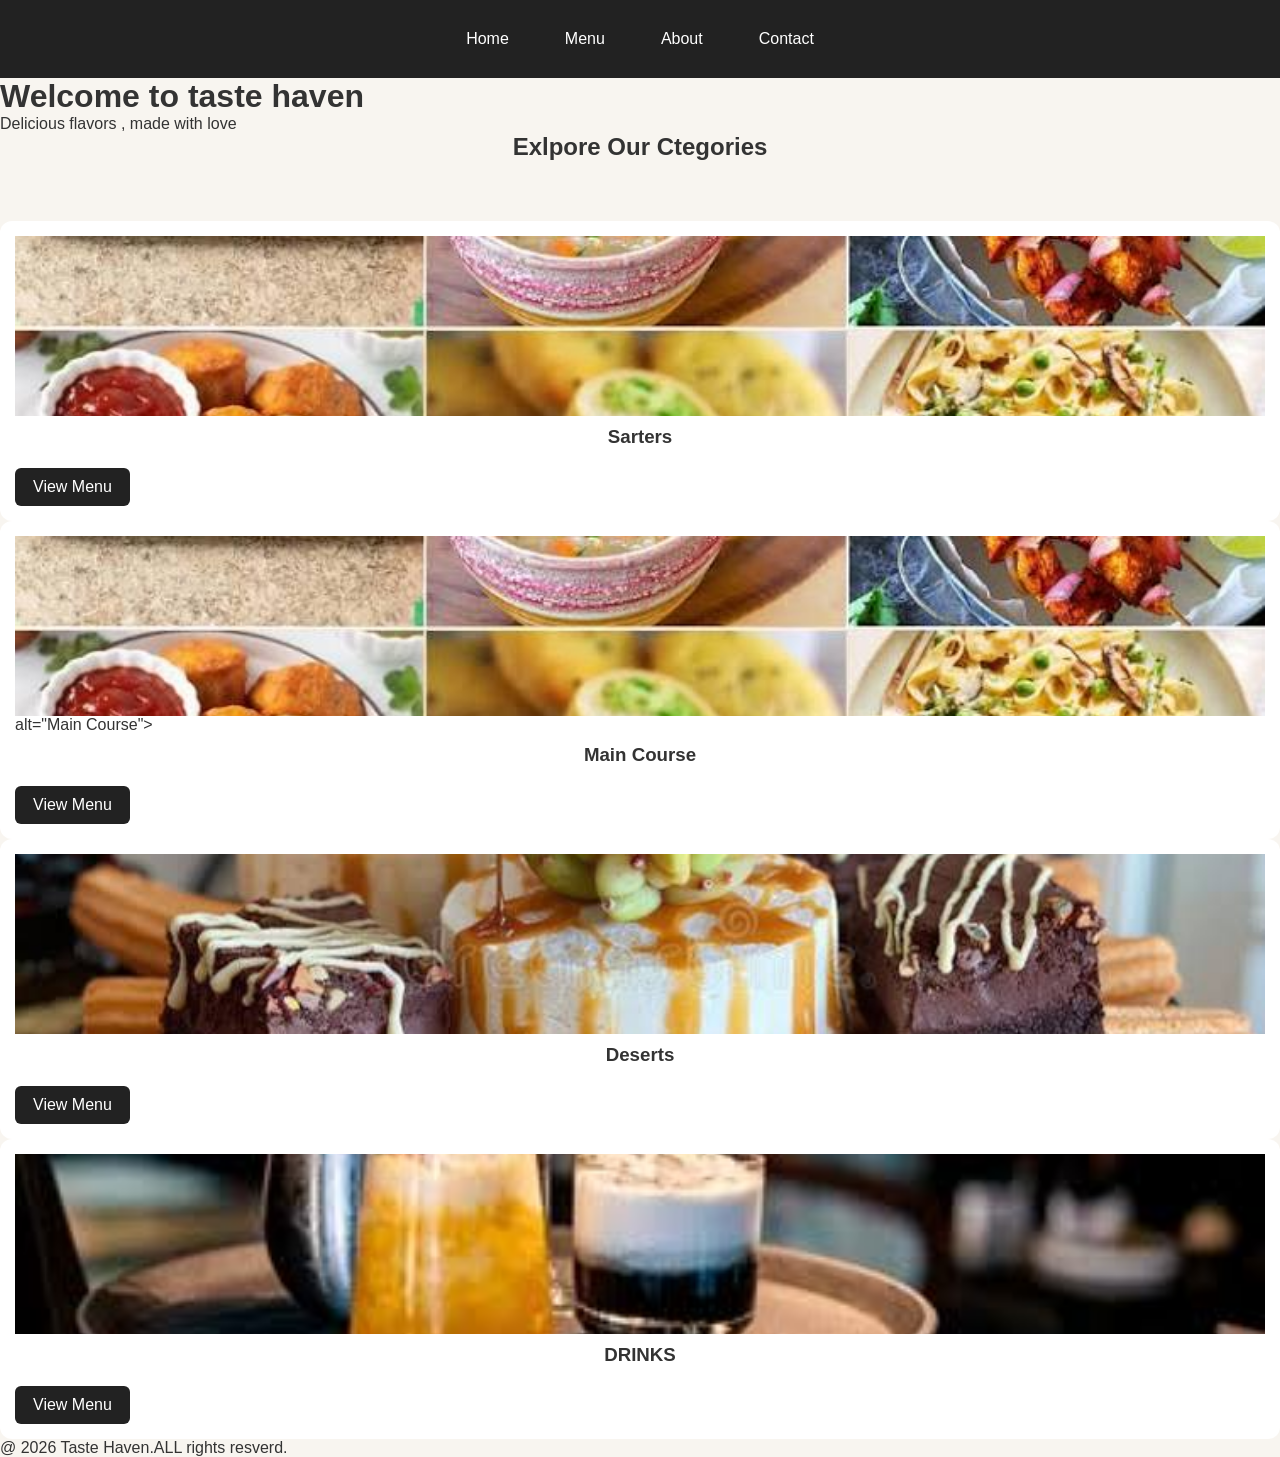
<file: index.html>
<!DOCTYPE html>
<html lang="en">
<head>
    <meta charset="UTF-8">
    <meta name="viewport" content="width=device-width, initial-scale=1.0">
    <title>Taste Haven</title>
    <link rel="stylesheet" 
    href="style.css">
</head>
<body>
    <header>
        <nav>
            <a href="index.html">Home</a>
            <a href="menu.html">Menu</a>
            <a href="about.html">About</a>
            <a href="contact.html">Contact</a>
        </nav> 
     </header>
     <main>
<h1>Welcome to taste haven</h1>
<p>Delicious flavors , made with love</p>
<section>
     <h2>Exlpore Our Ctegories</h2> 
     <div class="home-grid"></div>    
     
<div class="food-card">
    <img src="starters.jpg" alt="Staters">
    <h3>Sarters</h3>
    <a href="menu.html#starters">View
Menu</a>
</div>  
<div class="food-card">
    <img src="main-course.jpg">
    alt="Main Course">
    <h3>Main Course</h3>
    <a href="menu.html#maincourse">View
Menu</a>
</div>
<div class="food-card">
    <img src="desert.jpg" alt="Deserts">
    <h3>Deserts</h3>
    <a href="menu.html#deserts">View
Menu</a>        
</div>
<div class="food-card">
    <img src="drinks.jpg" alt="Drinks">
    <h3>DRINKS</h3>
    <a href="menu.html#Drinks">View        
Menu</a>
</div> 
</div>
</section>
     </main>
     <footer>
        <p>@ 2026 Taste Haven.ALL 
    rights resverd. </p>        
     </footer>
</body>
</html>
</file>
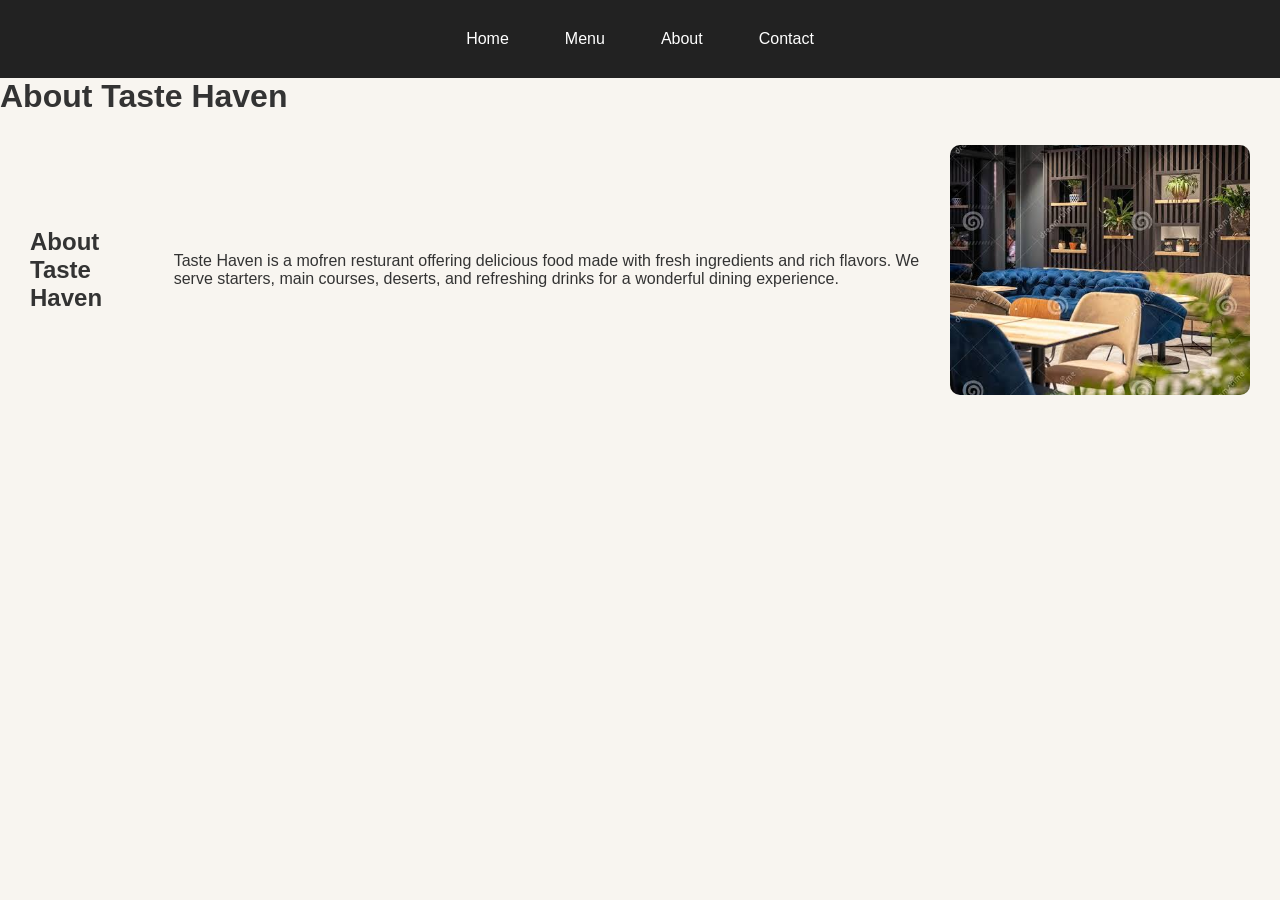
<file: about.html>
<!DOCTYPE html>
<html lang="en">
<head>
    <meta charset="UTF-8">
    <meta name="viewport" content="width=device-width, initial-scale=1.0">
    <title>Taste Haven-About</title>
    <link rel="stylesheet"
    href="style.css">
</head>
<body>
    <header>
        <nav>
            <a href="index.html">Home</a>
            <a href="menu.html">Menu</a>
            <a href="about.html">About</a>
            <a href="conatact.htm">Contact</a>
        </nav>
    </header>
    <h1>About Taste Haven</h1>
    <div class="about-container">
    
    <div class="about-content">
        <h2>About Taste Haven</h2>
        <p>Taste Haven is a mofren resturant

    offering delicious food made with fresh
     ingredients
               and rich flavors. We serve
                 starters, main courses, deserts,
    and refreshing drinks for a
     wonderful dining
     experience.</p>
    </div>
    <img src="resturant.jpg"
    alt="About Taste Haven">
    </div>
</body>
</html>
</file>
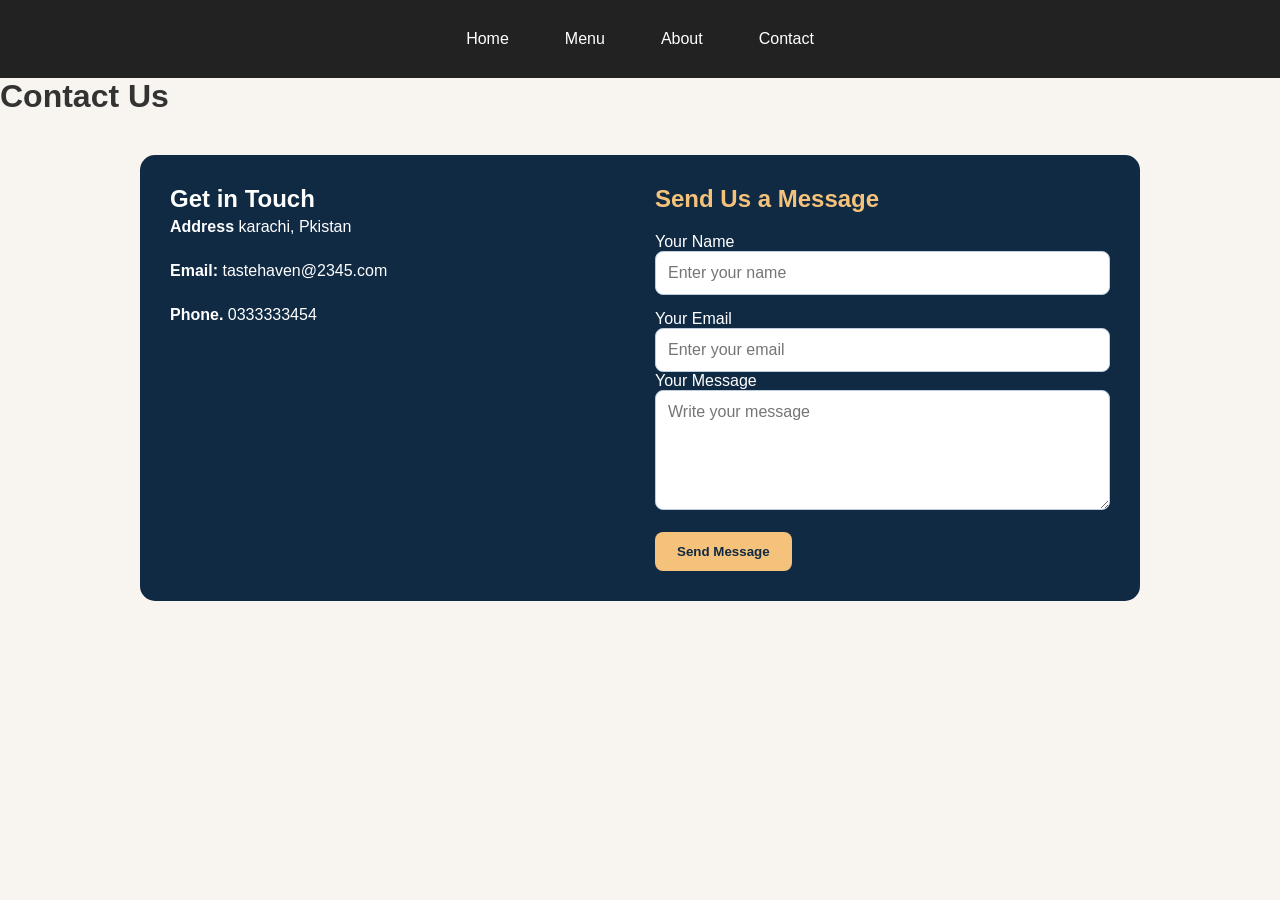
<file: contact.html>
<!DOCTYPE html>
<html lang="en">
<head>
    <meta charset="UTF-8">
    <meta name="viewport" content="width=device-width, initial-scale=1.0">
    <title>Taste Haven- Contact</title>
    <link rel="stylesheet"
    href="style.css">
</head>
<body>
    <header>
        <nav>
            <a href="index.html">Home</a>
            <a href="menu.html">Menu</a>
            <a href="about.html">About</a>
            <a href="contact.html">Contact</a>
        </nav>
    </header>
    <h1>Contact Us</h1>
    <div class="contact-container">
        <div class="contact-info">
            <h2>Get in Touch </h2>
            <p><strong>Address</strong>
            karachi, Pkistan</p>
            <p><strong>Email:</strong>
                tastehaven@2345.com</p>
                <p><strong>Phone.</strong>
                0333333454</p>
                </div>
                <div class="contact-form">
                    <h2>Send Us a Message</h2>
                    <lable for="name">Your Name</lable>
                    <input type="text" id="name"
                    placeholder="Enter your name">
                    <label for="email"></label>Your Email</label>
                    <input type="email" id="email"
                    placeholder="Enter your email">
                    <lable for="message">Your Message</lable>
                    <textarea id="message"
                    placeholder="Write your message"></textarea>
                    <button type="submit">Send Message</button>
                </div>
    </div>
    
</body>
</html>
</file>
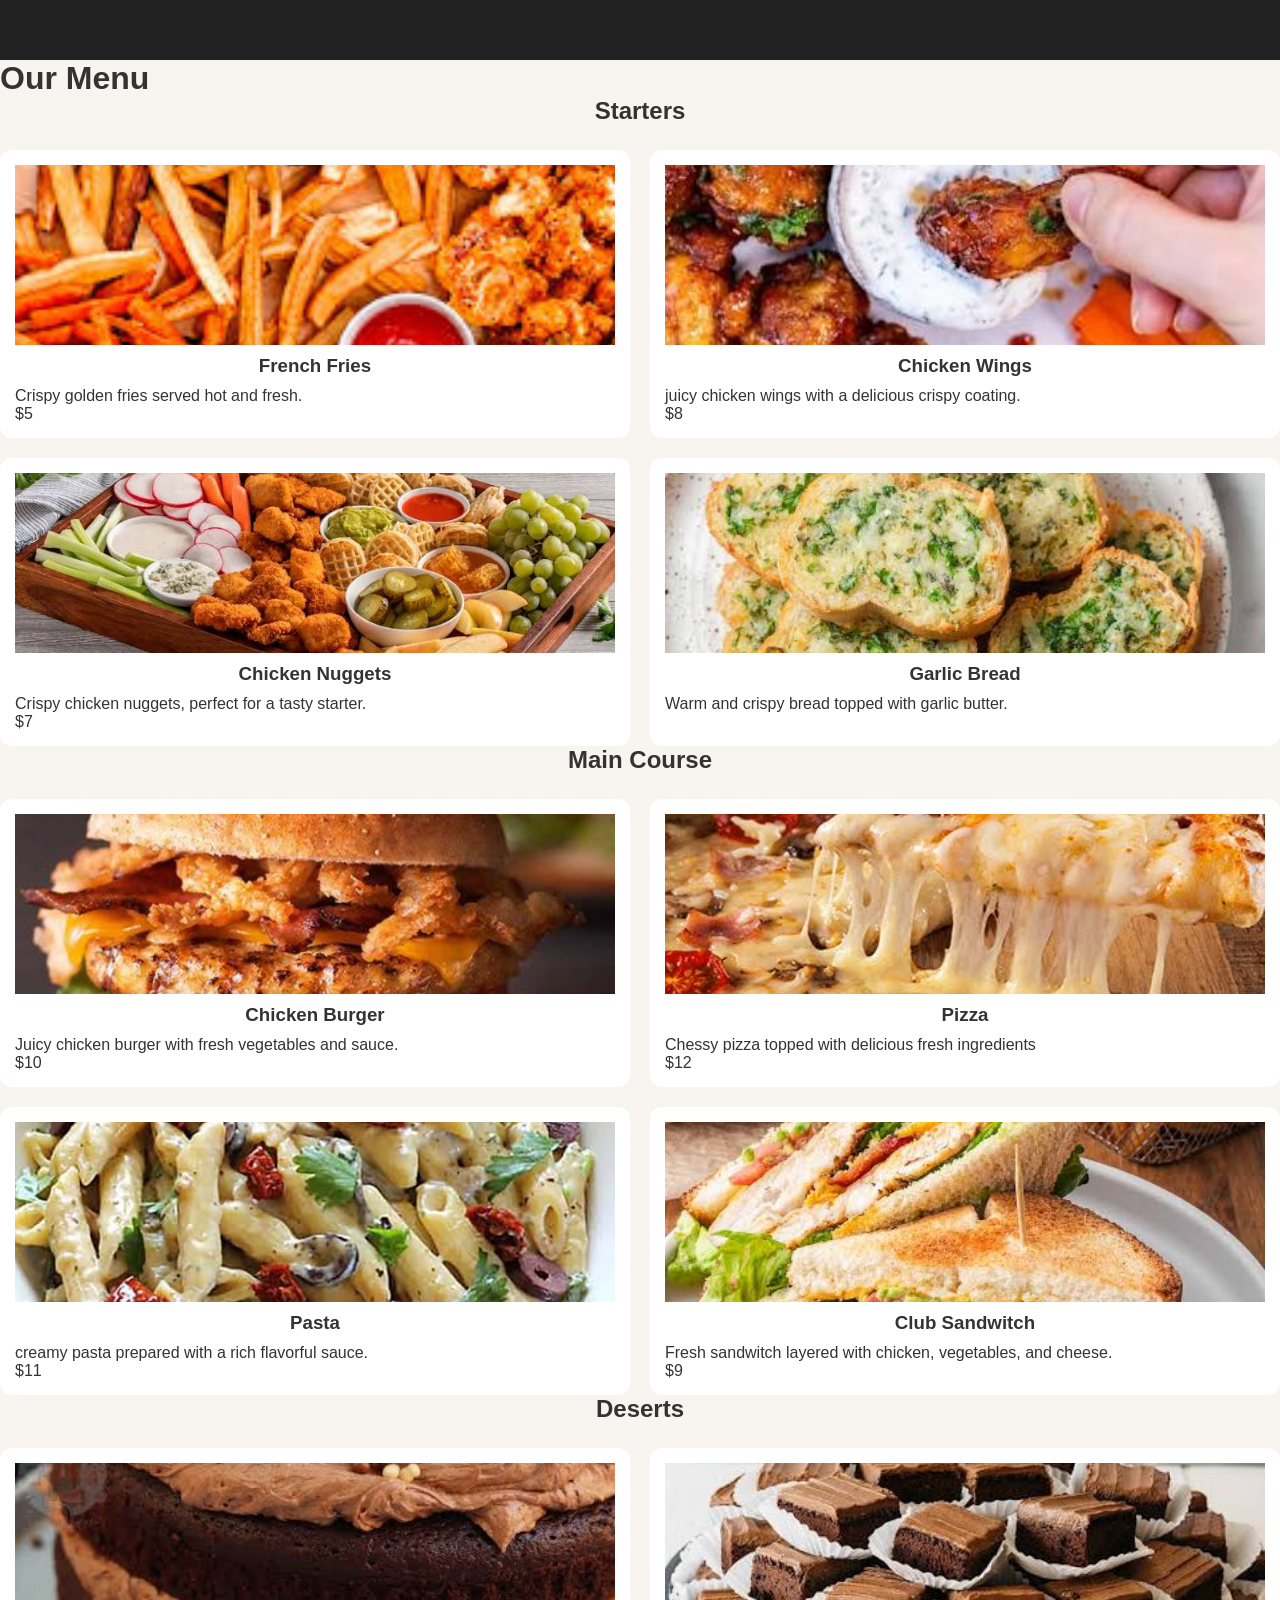
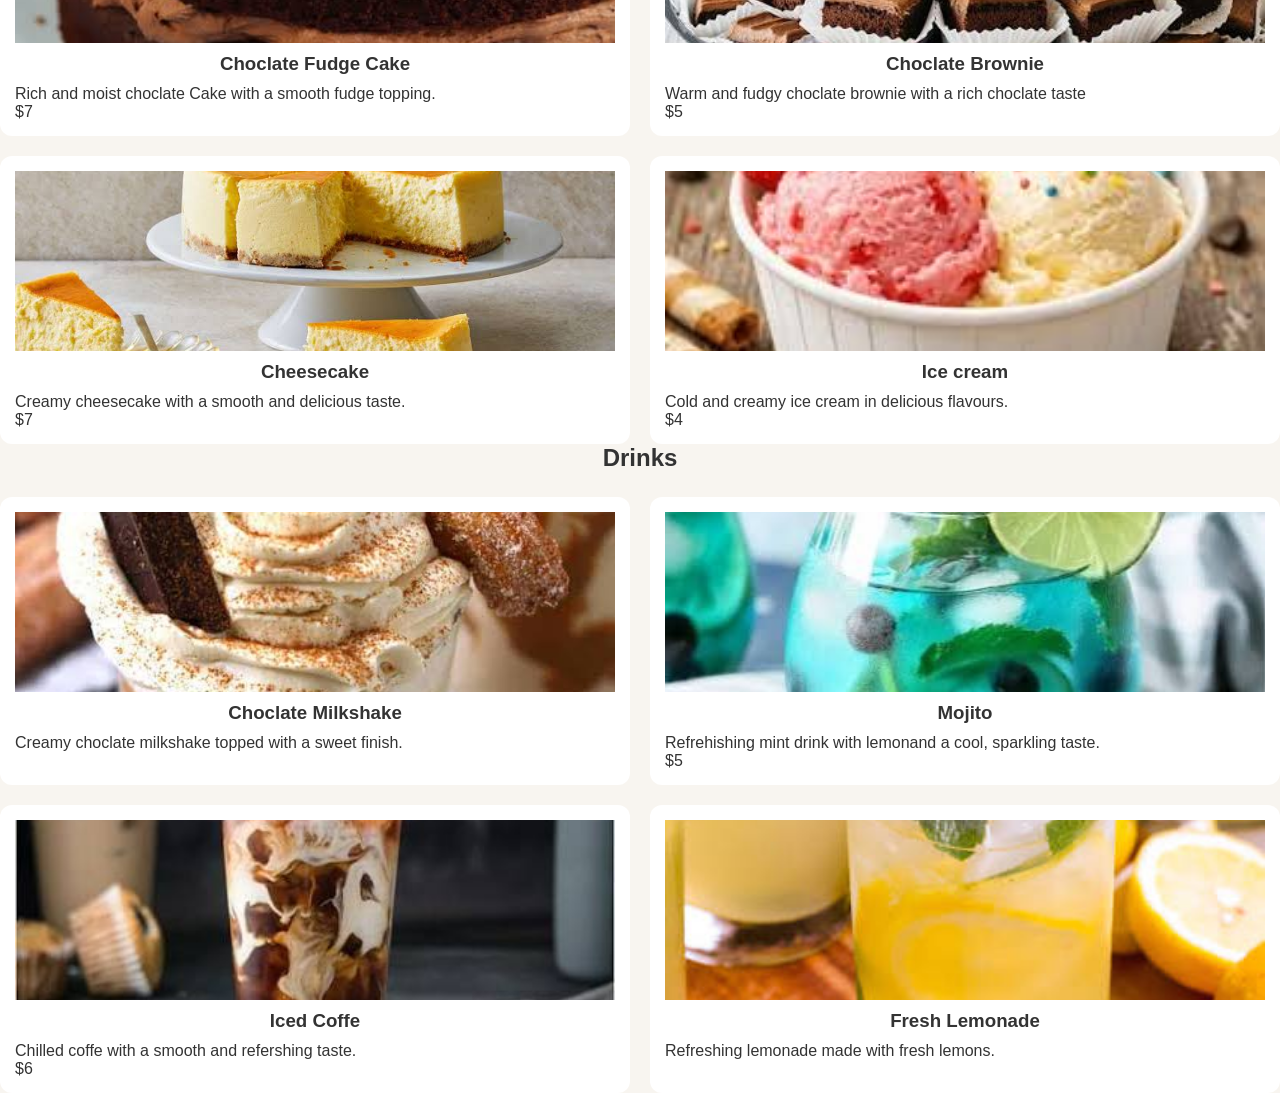
<file: menu.html>
<!DOCTYPE html>
<html lang="en">
<head>
    <meta charset="UTF-8">
    <meta name="viewport" content="width=device-width, initial-scale=1.0">
    <title>Taste Haven-Menu</title>
    <link rel="stylesheet"
    href="style.css">    
</head>
<body>
    <header>
      <nav>
        <a href="index.html"HOME></a>
        <a href="menu.html"MENU></a>
        <a href="about.html"About></a>
        <a href="contact.html"CONTACT></a>
      </nav>
    </header>
    <h1>Our Menu</h1>
    <section id="starters">
        <h2>Starters</h2>

        <div class="food-grid">
    <div class="food-card">
        <img src="french-fries.jpg" alt="french-fries">
        <h3>French Fries</h3>
        <p>Crispy golden fries served
            hot and fresh.</p>
            <span>$5</span>
        </div>
      <div class="food-card">
        <img src="chicken-wings.jpg" alt="Chicken Wings">
        <h3>Chicken Wings</h3>
        <p>juicy chicken wings with a delicious
            crispy coating.</p>
            <span>$8</span>
      </div>  
      <div class="food-card">
        <img src="chicken-nuggets.jpg" alt="Chicken Nuggets">
        <h3>Chicken Nuggets</h3>
        <p>Crispy chicken nuggets, perfect for a tasty starter.</p>
        <span>$7</span>
      </div>
        <div class="food-card">
            <img src="garlic-bread.jpg" alt="Garlic Bread">
            <h3>Garlic Bread</h3>
            <p>Warm and crispy bread topped with
                garlic butter.</p>
        </div>
        </div>
    </section>
      <section id="main-course">
        <h2>Main Course</h2>

        <div class="food-grid">
      <div class="food-card">
        <img src="chicken-burger.jpg" alt="Chicken Burger">
        <h3>Chicken Burger</h3>
        <p>Juicy chicken burger with
            fresh vegetables and sauce.</p>
            <span>$10</span>
      </div>
      <div class="food-card">
        <img src="pizza.jpg" alt="Pizza">
        <h3>Pizza</h3>
        <p>Chessy pizza topped with delicious fresh
            ingredients</p>
            <span>$12</span>
      </div>
      <div class="food-card">
        <img src="pasta.jpg" alt="Pasta">
        <h3>Pasta</h3>
        <p>creamy pasta prepared with a rich 
            flavorful sauce.</p>
            <span>$11</span>
      </div>
      <div class="food-card">
        <img  src="club-sandwitch.jpg" alt="Club Sndwitch">
        <h3>Club Sandwitch</h3>
        <p>Fresh sandwitch layered with chicken, vegetables,
            and cheese.</p>
            <span>$9</span>
          </div>
        </div>
        </section>
<section id="deserts">
  <h2>Deserts</h2>

  <div class="food-grid">
  <div class="food-card">
    <img src="choclate-fudge-cake.jpg" alt="Choclate-Fudge-Cake">
    <h3>Choclate Fudge Cake</h3>
    <p>Rich and moist choclate Cake
    with a smooth fudge topping.</p>
    <span>$7</span>
  </div>
  <div class="food-card">
    <img src="brownie.jpg" alt="Brownie">
    <h3>Choclate Brownie</h3>
    <p>Warm and fudgy choclate brownie
      with a rich choclate taste</p>
    <span>$5</span>
  </div>
  <div class="food-card">
    <img src="cheesecake.jpg" alt="Cheesecake">
    <h3>Cheesecake</h3>
    <p>Creamy cheesecake with a smooth
      and delicious taste.</p>
      <span>$7</span>
  </div>
  <div class="food-card">
    <img src="icecreame.jpg" alt="Ice cream">
    <h3>Ice cream</h3>
    <p>Cold and creamy ice cream in 
      delicious flavours.</p>
      <span>$4</span>
  </div>
  </div>
</section>
<section id="drinks">
  <h2>Drinks</h2>

  <div class="food-grid">
  <div class="food-card">
    <img src="choclate-milkshake.jpg"
  alt="Choclate Milkshake">
  <h3>Choclate Milkshake</h3>
  <p>Creamy choclate milkshake topped with a 
    sweet finish.</p>
  </div>
  <div class="food-card">
    <img src="mojito.jpg" alt="Mojito">
    <h3>Mojito</h3>
    <p>Refrehishing mint drink with lemonand
      a cool, sparkling taste.</p>
      <span>$5</span>
  </div>
  <div class="food-card">
    <img src="icced coffe.jpg" alt="Iced Coffe">
    <h3>Iced Coffe</h3>
    <p>Chilled coffe with a smooth
      and refershing taste.</p>
      <span>$6</span>
  </div>
  <div class="food-card">
    <img src="lemonade.jpg" alt="Fresh Lemonade">
    <h3>Fresh Lemonade</h3>
    <p>Refreshing lemonade made with
      fresh lemons.</p>
  </div>
     </div> 

  
</section>
</body>        

</html>
</file>
<file: style.css>
* {
    margin: 0;
    padding: 0;
    box-sizing: border-box;

}
body {
    font-family: Arial, sans-sarif;
    background-color: #f8f5f0;
    color: #333333;
}
header {
    background-color: #222222;
    padding: 20px;
}
nav a {
    color: white;
    text-decoration: none;
    margin: 0 12px;
    padding: 10px 16px;
    border-radius: 6px;
    transition: 0.3s;
}
nav {
    display: flex;
    justify-content: center;
    align-items: center;
}
.food-grid {
    display: grid;
    grid-template-columns:repeat(2,
    1fr); 
    gap: 20px;
}
.food-card img{
    width: 100%;
    height: 180px;
    object-fit: cover;
    display:block
}
.food-card{
    background-color: white;
    padding: 15px;
    border-radius: 10px;
    overflow: hidden;
    padding-bottom: 15px;
}
.food-card h3 {
    margin: 10px ;
    text-align: center;
}
.food-card a {
    display:  inline-block;
    background-color: #222222;
    color: white;
    text-decoration: none;
    padding: 10px 18px;
    border-radius: 6px;
    margin-top: 10px;
}
.food-card {
    transition: transform 0.3s ease,
    box-shadow 0.3s ease;
}
.food-card:hover {
    transform: translateY(-5PX);
    BOX-SHADOW:0 8PX 20PX 
    rgba(0, 0, 0, 0.15)
}
.food-card {
    background-color: white;
    padding: 15px;
    border-radius: 12px;
    border-radius: 12px;
    overflow: hidden;
}
section h2 {
    text-align: center;
    margin-bottom: 25px;
}
.home-grid{
    display: grid;
    grid-template-columns: repeat(3,1FR);
    gap: 25PX;
    max-width: 1100px;
    margin: 30px auto;
}
.about-content {
    display: flex;
    align-items: center;
    gap: 30px;
}
.about-container {
    display: flex;
    align-items: center;
    gap: 30px;
    padding: 30px;
}
.about-container img {
    width: 300px;
    height: 250px;
    object-fit: cover;
    border-radius: 10px;
}
.about-content {
    flex: 1;
    .about-content p {
        font-size: 18px;
        line-height: 1.7;
    }
}
@media(max-width: 768px) {
    .home-grid {
        grid-template-columns: 
        repeat(2, 1fr)
    }
}
@media (max-width: 480px) {
    .home-grid {
        grid-template-columns:  1fr;
    }
}
.contact-container {
    display: grid;
    grid-template-columns: repeat(2,
    minmax(0, 1fr));
    gap: 30px;
    max-width: 1000px;
    margin: 40px auto;
    padding: 30px;
    background-color: #102a43;
    border-radius: 15px;
    color: white;
}
.contact info,
.contact form {
    padding: 25px;
    background-color: #1b3a57;
    border-radius: 12px;
}
.cotact-info h2,
.contact-form h2 {
    color: #f4c27a;
    margin-bottom: 20px;
}
.contact-info p{
    line-height: 1.8;
    margin-bottom: 15px;
}
.contact-form label {
    display: block;
    margin: 15px 0 8px;
}
.contact-form input,
.contact-form textarea {
    width: 100%;
    padding: 12px;
    border: 1px solid #bcccdc;
    border-radius: 8px;
    box-sizing: border-box;
    font: inherit;
}
.contact-form textarea {
    min-height: 120px;
    resize: vertical;
}
.contact-form button {
    margin-top: 18px;
    padding: 12px 22px;
    background-color: #f4c27a;
    color: #102a43;
    border: none;
    border-radius: 8px;
    font-weight: bold;
    cursor: pointer;
}
.contact-form button:hover {
    background-color: #ffd89b;
}
</file>
